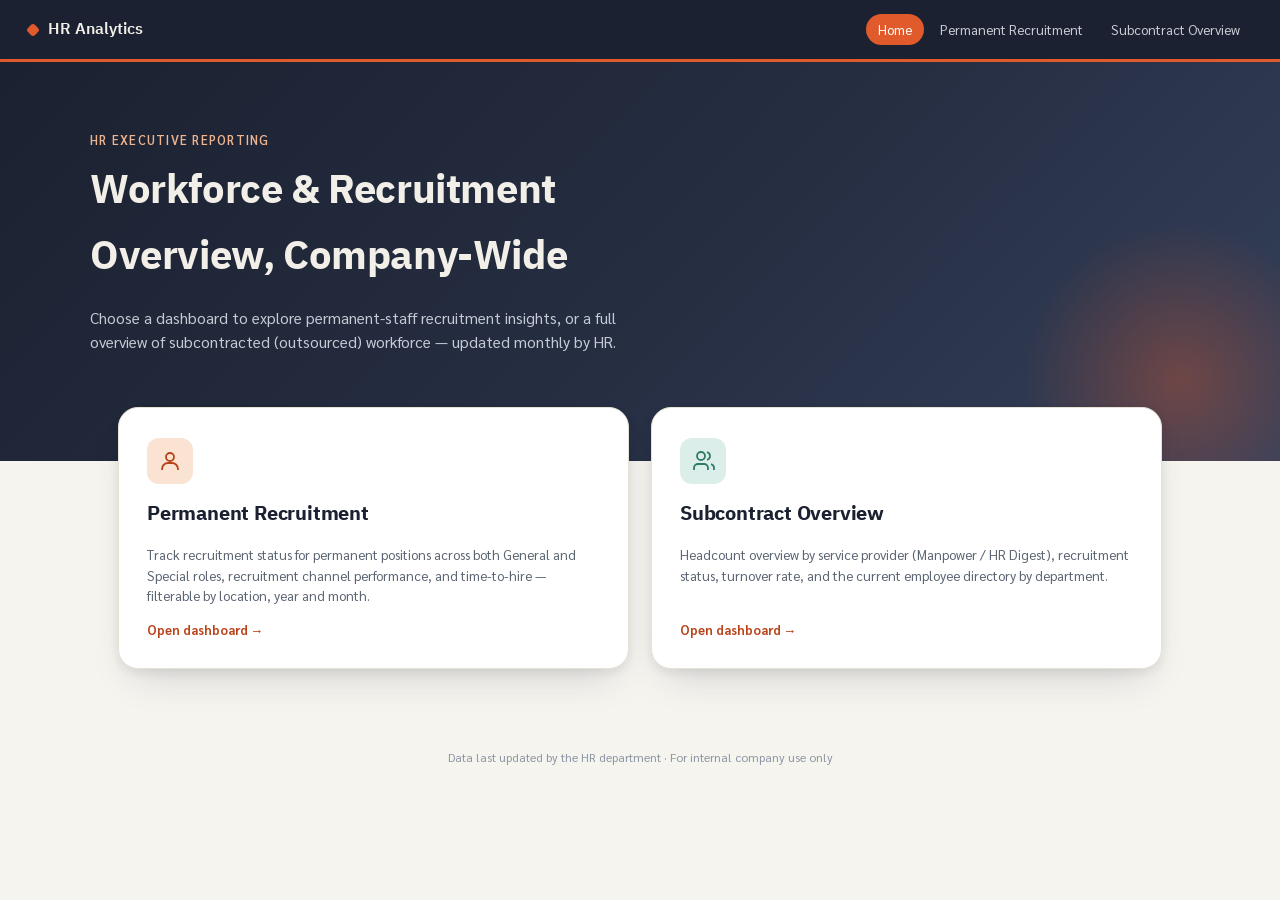
<file: index.html>
<!doctype html>
<html lang="en">
<head>
<meta charset="UTF-8">
<meta name="viewport" content="width=device-width, initial-scale=1.0">
<title>HR Analytics | Executive Dashboards</title>
<link rel="preconnect" href="https://fonts.googleapis.com">
<link href="https://fonts.googleapis.com/css2?family=IBM+Plex+Sans:wght@400;500;600;700&family=IBM+Plex+Sans+Thai:wght@400;500;600;700&family=Sarabun:wght@300;400;500;600;700&display=swap" rel="stylesheet">
<link rel="stylesheet" href="css/style.css">
</head>
<body>

<div class="app-shell">
  <div class="topbar">
    <div class="brand"><span class="mark"></span> HR Analytics</div>
    <nav>
      <a href="index.html" class="active">Home</a>
      <a href="permanent.html">Permanent Recruitment</a>
      <a href="subcontract.html">Subcontract Overview</a>
    </nav>
  </div>

  <div class="gateway-hero">
    <div class="inner">
      <div class="eyebrow">HR Executive Reporting</div>
      <h1>Workforce &amp; Recruitment Overview, Company-Wide</h1>
      <p>Choose a dashboard to explore permanent-staff recruitment insights, or a full overview of subcontracted (outsourced) workforce — updated monthly by HR.</p>
    </div>
  </div>

  <div class="gateway-cards">
    <a class="gw-card" href="permanent.html">
      <div class="icon" style="background:var(--accent-soft);">
        <svg viewBox="0 0 24 24" fill="none" stroke="#B9431A" stroke-width="1.8"><path d="M12 12a4 4 0 100-8 4 4 0 000 8z"/><path d="M4 21v-1a6 6 0 016-6h4a6 6 0 016 6v1"/></svg>
      </div>
      <h2>Permanent Recruitment</h2>
      <p>Track recruitment status for permanent positions across both General and Special roles, recruitment channel performance, and time-to-hire — filterable by location, year and month.</p>
      <div class="cta">Open dashboard →</div>
    </a>

    <a class="gw-card" href="subcontract.html">
      <div class="icon" style="background:var(--teal-soft);">
        <svg viewBox="0 0 24 24" fill="none" stroke="#2F7A6B" stroke-width="1.8"><path d="M17 21v-2a4 4 0 00-4-4H7a4 4 0 00-4 4v2"/><circle cx="10" cy="7" r="4"/><path d="M23 21v-2a4 4 0 00-3-3.87"/><path d="M16 3.13a4 4 0 010 7.75"/></svg>
      </div>
      <h2>Subcontract Overview</h2>
      <p>Headcount overview by service provider (Manpower / HR Digest), recruitment status, turnover rate, and the current employee directory by department.</p>
      <div class="cta">Open dashboard →</div>
    </a>
  </div>

  <div class="footer-note">Data last updated by the HR department · For internal company use only</div>
</div>

</body>
</html>
</file>
<file: css/style.css>
/* ==========================================================================
   HR Analytics — Design tokens & shared components
   Palette drawn from agricultural-machinery orange + deep field-night navy
   ========================================================================== */

:root {
  --ink:        #1B2130;
  --ink-soft:   #5B6472;
  --ink-faint:  #8A93A3;
  --bg:         #F6F4EF;
  --surface:    #FFFFFF;
  --line:       #E7E2D6;
  --line-soft:  #F0ECE1;

  --accent:      #E15A2B;   /* Kubota-orange */
  --accent-dark: #B9431A;
  --accent-soft: #FBE3D4;

  --amber:   #D9A441;
  --amber-soft: #F8ECD2;
  --teal:    #2F7A6B;
  --teal-soft: #DCEEE9;
  --blue:    #3C6E8F;
  --blue-soft: #DCEAF2;
  --rose:    #C1443A;
  --rose-soft: #F6DEDB;
  --violet:  #6B5B95;
  --violet-soft: #E7E2F2;
  --green: #2E8B57;
  --green-soft: #D8EFE1;
  --green-light: #7FBF95;
  --green-light-soft: #E7F5EC;
  --black: #15171C;
  --black-soft: #D4D5D8;
  --gray: #8A93A3;
  --gray-soft: #E5E7EB;

  --radius-sm: 8px;
  --radius-md: 14px;
  --radius-lg: 20px;

  --shadow-card: 0 1px 2px rgba(27,33,48,.04), 0 8px 24px -12px rgba(27,33,48,.12);
  --shadow-hover: 0 4px 10px rgba(27,33,48,.08), 0 20px 40px -16px rgba(27,33,48,.18);

  --font-display: 'IBM Plex Sans Thai', 'IBM Plex Sans', sans-serif;
  --font-body: 'Sarabun', 'Inter', sans-serif;
  --font-num: 'IBM Plex Sans', 'Sarabun', sans-serif;
}

* { box-sizing: border-box; }
html { scroll-behavior: smooth; }
body {
  margin: 0;
  background: var(--bg);
  color: var(--ink);
  font-family: var(--font-body);
  -webkit-font-smoothing: antialiased;
}
h1, h2, h3, h4, .display {
  font-family: var(--font-display);
  letter-spacing: -0.01em;
}
.tnum { font-family: var(--font-num); font-variant-numeric: tabular-nums; }

a { color: inherit; }

/* -------------------- Layout shells -------------------- */
.app-shell { min-height: 100vh; display: flex; flex-direction: column; }

.topbar {
  background: var(--ink);
  color: #F2EFE8;
  padding: 14px 28px;
  display: flex;
  align-items: center;
  justify-content: space-between;
  position: sticky; top: 0; z-index: 40;
  border-bottom: 3px solid var(--accent);
}
.topbar .brand { display: flex; align-items: center; gap: 10px; font-family: var(--font-display); font-weight: 600; font-size: 16px; }
.topbar .brand .mark { width: 10px; height: 10px; background: var(--accent); border-radius: 3px; transform: rotate(45deg); }
.topbar nav { display: flex; gap: 4px; }
.topbar nav a {
  text-decoration: none; color: #C9CDD6; font-size: 13.5px; padding: 7px 12px;
  border-radius: 999px; transition: all .15s ease;
}
.topbar nav a:hover { color: #fff; background: rgba(255,255,255,.08); }
.topbar nav a.active { color: #fff; background: var(--accent); }

.page-head {
  padding: 28px 28px 0;
  max-width: 1360px; margin: 0 auto; width: 100%;
}
.page-head .eyebrow { color: var(--accent-dark); font-size: 12.5px; font-weight: 600; letter-spacing: .08em; text-transform: uppercase; }
.page-head h1 { font-size: 26px; margin: 4px 0 4px; color: var(--ink); }
.page-head p { color: var(--ink-soft); margin: 0 0 18px; font-size: 14px; }

.container { max-width: 1360px; margin: 0 auto; width: 100%; padding: 0 28px 60px; flex: 1; }

/* -------------------- Filter bar -------------------- */
.filter-bar {
  background: var(--surface);
  border: 1px solid var(--line);
  border-radius: var(--radius-md);
  padding: 14px 16px;
  display: flex; flex-wrap: wrap; gap: 10px; align-items: flex-end;
  margin-bottom: 20px;
  box-shadow: var(--shadow-card);
}
.filter-field { display: flex; flex-direction: column; gap: 4px; min-width: 150px; }
.filter-field label { font-size: 11px; font-weight: 600; color: var(--ink-faint); text-transform: uppercase; letter-spacing: .05em; }
.msdd { position: relative; }
.msdd-btn {
  width: 100%; text-align: left; background: var(--bg); border: 1px solid var(--line);
  border-radius: var(--radius-sm); padding: 8px 10px; font-size: 13.5px; color: var(--ink);
  cursor: pointer; display: flex; justify-content: space-between; align-items: center; gap: 8px;
  font-family: var(--font-body);
}
.msdd-btn:hover { border-color: var(--accent); }
.msdd-btn .count { background: var(--accent-soft); color: var(--accent-dark); font-size: 11px; font-weight: 700; padding: 1px 7px; border-radius: 999px; }
.msdd-panel {
  display: none; position: absolute; top: calc(100% + 6px); left: 0; min-width: 220px; max-height: 260px; overflow-y: auto;
  background: var(--surface); border: 1px solid var(--line); border-radius: var(--radius-sm); box-shadow: var(--shadow-hover);
  padding: 6px; z-index: 30;
}
.msdd.open .msdd-panel { display: block; }
.msdd-quick { display: flex; gap: 6px; padding: 2px 4px 8px; margin-bottom: 6px; border-bottom: 1px solid var(--line-soft); }
.msdd-quick-btn {
  border: none; background: none; cursor: pointer; font-size: 12px; font-weight: 700;
  color: var(--accent-dark); padding: 3px 6px; border-radius: 5px;
}
.msdd-quick-btn:hover { background: var(--accent-soft); }
.msdd-opt { display: flex; align-items: center; gap: 8px; padding: 6px 8px; border-radius: 6px; font-size: 13.5px; cursor: pointer; }
.msdd-opt:hover { background: var(--bg); }
.msdd-opt input { accent-color: var(--accent); }
.filter-actions { margin-left: auto; display: flex; gap: 8px; }
.btn-reset {
  border: 1px solid var(--line); background: var(--surface); color: var(--ink-soft); font-size: 13px;
  padding: 8px 14px; border-radius: var(--radius-sm); cursor: pointer; font-family: var(--font-body);
}
.btn-reset:hover { border-color: var(--accent); color: var(--accent-dark); }

/* -------------------- KPI cards -------------------- */
.kpi-grid { display: grid; grid-template-columns: repeat(auto-fit, minmax(150px, 1fr)); gap: 14px; margin-bottom: 22px; }
@media (max-width: 560px) { .kpi-grid { grid-template-columns: 1fr; } }

.kpi-card {
  background: var(--surface); border: 1px solid var(--line); border-radius: var(--radius-md);
  padding: 16px 18px; position: relative; overflow: hidden; box-shadow: var(--shadow-card);
  transition: transform .15s ease, box-shadow .15s ease;
}
.kpi-card:hover { transform: translateY(-2px); box-shadow: var(--shadow-hover); }
.kpi-card::before { content: ""; position: absolute; left: 0; top: 0; bottom: 0; width: 4px; background: var(--bar-color, var(--accent)); }
.kpi-card .label { font-size: 12px; color: var(--ink-soft); font-weight: 600; margin-bottom: 8px; }
.kpi-card .value { font-size: 30px; font-weight: 700; font-family: var(--font-num); color: var(--ink); line-height: 1; }

.kpi-grid-lg { grid-template-columns: repeat(auto-fit, minmax(220px, 1fr)); }
.kpi-grid-lg .kpi-card { padding: 20px 22px; }
.kpi-grid-lg .kpi-card .value { font-size: 38px; }
.kpi-grid-lg .kpi-card .label { font-size: 13px; }
.kpi-card .sub { font-size: 11.5px; color: var(--ink-faint); margin-top: 6px; }

/* -------------------- Panels / charts -------------------- */
.panel-grid { display: grid; grid-template-columns: 1fr 1fr; gap: 16px; }
@media (max-width: 980px) { .panel-grid { grid-template-columns: 1fr; } }

.panel {
  background: var(--surface); border: 1px solid var(--line); border-radius: var(--radius-lg);
  padding: 18px 18px 10px; box-shadow: var(--shadow-card);
}
.panel h3 { font-size: 15px; margin: 0 0 2px; color: var(--ink); }
.panel .panel-sub { font-size: 12px; color: var(--ink-faint); margin: 0 0 12px; }
.panel .chart-wrap { position: relative; height: 320px; }
.panel .chart-wrap.tall { height: 380px; }

/* -------------------- Tabs -------------------- */
.tabbar { display: flex; gap: 4px; border-bottom: 1px solid var(--line); margin-bottom: 20px; }
.tabbar button {
  font-family: var(--font-display); font-size: 13.5px; font-weight: 600; color: var(--ink-soft);
  background: none; border: none; padding: 10px 16px; cursor: pointer; position: relative; top: 1px;
  border-bottom: 2px solid transparent;
}
.tabbar button.active { color: var(--accent-dark); border-bottom-color: var(--accent); }
.tabbar button:hover:not(.active) { color: var(--ink); }
.tabpane { display: none; }
.subtabpane { display: none; margin-top: 18px; }
.subtabpane.active { display: block; }
.tabpane.active { display: block; }

/* -------------------- Table -------------------- */
.table-wrap { background: var(--surface); border: 1px solid var(--line); border-radius: var(--radius-lg); box-shadow: var(--shadow-card); overflow: hidden; }
.table-toolbar { display: flex; gap: 10px; padding: 14px 16px; border-bottom: 1px solid var(--line); align-items: center; flex-wrap: wrap; }
.table-toolbar input[type="search"] {
  border: 1px solid var(--line); border-radius: var(--radius-sm); padding: 8px 12px; font-size: 13.5px;
  font-family: var(--font-body); min-width: 220px; background: var(--bg);
}
.table-toolbar .count-label { margin-left: auto; font-size: 12.5px; color: var(--ink-faint); }
table.data-table { width: 100%; border-collapse: collapse; font-size: 13px; }
table.data-table thead th {
  text-align: left; background: var(--bg); color: var(--ink-soft); font-size: 11.5px; font-weight: 700;
  text-transform: uppercase; letter-spacing: .04em; padding: 10px 14px; border-bottom: 1px solid var(--line);
  cursor: pointer; white-space: nowrap;
}
table.data-table thead th:hover { color: var(--accent-dark); }
table.data-table tbody td { padding: 9px 14px; border-bottom: 1px solid var(--line-soft); color: var(--ink); }
table.data-table tbody tr:hover { background: var(--bg); }
.pill { display: inline-block; padding: 2px 9px; border-radius: 999px; font-size: 11.5px; font-weight: 600; }
.table-pager { display: flex; align-items: center; gap: 10px; padding: 12px 16px; }
.table-pager button { border: 1px solid var(--line); background: var(--surface); border-radius: var(--radius-sm); padding: 6px 12px; cursor: pointer; font-size: 12.5px; }
.table-pager button:disabled { opacity: .4; cursor: not-allowed; }

/* -------------------- Gateway -------------------- */
.gateway-hero {
  background: linear-gradient(135deg, var(--ink) 0%, #262E42 55%, #34405B 100%);
  color: #F2EFE8; padding: 70px 28px 90px; position: relative; overflow: hidden;
}
.gateway-hero::after {
  content: ""; position: absolute; right: -60px; bottom: -80px; width: 320px; height: 320px;
  background: radial-gradient(circle, rgba(225,90,43,.35), transparent 70%);
}
.gateway-hero .inner { max-width: 1100px; margin: 0 auto; position: relative; z-index: 2; }
.gateway-hero .eyebrow { color: #F0B48F; font-size: 12.5px; font-weight: 600; letter-spacing: .1em; text-transform: uppercase; }
.gateway-hero h1 { font-size: 40px; margin: 10px 0 12px; max-width: 640px; }
.gateway-hero p { color: #C7CBD6; font-size: 15.5px; max-width: 560px; line-height: 1.6; }

.gateway-cards { max-width: 1100px; margin: -54px auto 60px; padding: 0 28px; display: grid; grid-template-columns: 1fr 1fr; gap: 22px; position: relative; z-index: 3; }
@media (max-width: 860px) { .gateway-cards { grid-template-columns: 1fr; } }

.gw-card {
  background: var(--surface); border-radius: var(--radius-lg); padding: 30px 28px; text-decoration: none; color: var(--ink);
  box-shadow: var(--shadow-hover); border: 1px solid var(--line); display: flex; flex-direction: column; gap: 14px;
  transition: transform .18s ease;
}
.gw-card:hover { transform: translateY(-4px); }
.gw-card .icon { width: 46px; height: 46px; border-radius: 12px; display: flex; align-items: center; justify-content: center; }
.gw-card .icon svg { width: 24px; height: 24px; }
.gw-card h2 { font-size: 20px; margin: 0; }
.gw-card p { margin: 0; color: var(--ink-soft); font-size: 13.5px; line-height: 1.55; }
.gw-card .cta { margin-top: auto; font-size: 13px; font-weight: 700; color: var(--accent-dark); display: flex; align-items: center; gap: 6px; }

.footer-note { text-align: center; color: var(--ink-faint); font-size: 12px; padding: 20px; }

/* -------------------- Donut KPI performance cards -------------------- */
.donut-panel { padding-bottom: 22px; }
.donut-panel .panel-sub { margin-bottom: 22px; }
.donut-card-row { display: grid; grid-template-columns: repeat(3, 1fr); gap: 24px; }
@media (max-width: 980px) { .donut-card-row { grid-template-columns: 1fr; } }
.donut-card-row-sm { grid-template-columns: repeat(2, 1fr); }
@media (max-width: 640px) { .donut-card-row-sm { grid-template-columns: 1fr; } }

.donut-card {
  border: 1px solid var(--line); border-radius: var(--radius-lg); padding: 26px 28px;
  background: var(--bg);
}
.donut-card-head { display: flex; align-items: center; justify-content: space-between; margin-bottom: 22px; }
.donut-card-title { font-family: var(--font-display); font-weight: 600; font-size: 15px; color: var(--ink); }
.pill-badge { font-weight: 700; padding: 4px 14px; font-size: 12px; }

.donut-card-body { display: flex; align-items: center; justify-content: center; gap: 30px; }
.donut-chart-wrap { position: relative; width: 148px; height: 148px; flex: none; }
.donut-chart-wrap svg { width: 100%; height: 100%; display: block; }

/* Hero "All Positions" donut — bigger, sits above the Special/General breakdown */
.donut-hero-card {
  border: 1px solid var(--line); border-radius: var(--radius-lg); padding: 26px 30px;
  background: linear-gradient(135deg, var(--bg) 0%, #fff 100%); margin-bottom: 22px;
}
.donut-hero-card .donut-chart-wrap { width: 190px; height: 190px; }
.donut-hero-card .donut-center-label .pct { font-size: 34px; }
.donut-hero-card .donut-center-label .cap { font-size: 12px; }
.donut-hero-head { display: flex; justify-content: space-between; align-items: flex-start; margin-bottom: 20px; gap: 12px; }
.donut-hero-card .donut-legend { gap: 20px; }
.donut-hero-card .donut-legend li { font-size: 15px; }
.donut-hero-card .donut-legend .val { font-size: 17px; }

.donut-breakdown-label { font-family: var(--font-display); font-size: 12px; font-weight: 700; color: var(--ink-faint); text-transform: uppercase; letter-spacing: .05em; margin: 4px 0 12px; }
.donut-card-row-sm .donut-card { padding: 18px 20px; }
.donut-card-row-sm .donut-chart-wrap { width: 108px; height: 108px; }
.donut-card-row-sm .donut-center-label .pct { font-size: 20px; }
.donut-card-row-sm .donut-center-label .cap { font-size: 9px; }
.donut-card-row-sm .donut-card-title { font-size: 13px; }
.donut-card-row-sm .donut-legend li { font-size: 12px; }
.donut-card-row-sm .donut-legend .val { font-size: 13px; }
.donut-center-label { position: absolute; inset: 0; display: flex; flex-direction: column; align-items: center; justify-content: center; pointer-events: none; }
.donut-center-label .pct { font-family: var(--font-num); font-size: 27px; font-weight: 700; color: var(--ink); line-height: 1; }
.donut-center-label .cap { font-size: 10.5px; color: var(--ink-faint); font-weight: 600; letter-spacing: .05em; margin-top: 5px; }

.donut-legend { list-style: none; margin: 0; padding: 0; flex: 0 1 220px; display: flex; flex-direction: column; gap: 16px; }
.donut-legend li { display: flex; align-items: center; gap: 10px; font-size: 13px; }
.donut-legend .dot { width: 10px; height: 10px; border-radius: 3px; flex: none; }
.donut-legend .lbl { color: var(--ink-soft); flex: 1; }
.donut-legend .val { font-family: var(--font-num); font-weight: 700; color: var(--ink); font-size: 14px; }
.donut-legend .sub { color: var(--ink-faint); font-size: 11.5px; margin-left: 6px; min-width: 30px; text-align: right; }

/* -------------------- Satisfaction comments -------------------- */
.comments-list { display: flex; flex-direction: column; gap: 12px; max-height: 480px; overflow-y: auto; padding-right: 4px; }
.comment-card { border: 1px solid var(--line); border-radius: var(--radius-md); padding: 14px 16px; background: var(--bg); }
.comment-head { display: flex; justify-content: space-between; align-items: center; margin-bottom: 8px; }
.comment-position { font-family: var(--font-display); font-weight: 600; font-size: 13.5px; color: var(--ink); }
.comment-date { font-size: 11.5px; color: var(--ink-faint); }
.comment-row { display: flex; gap: 8px; align-items: flex-start; font-size: 13px; color: var(--ink-soft); line-height: 1.55; margin-top: 6px; }
.comment-tag { flex: none; font-size: 10.5px; font-weight: 700; text-transform: uppercase; letter-spacing: .03em; padding: 2px 8px; border-radius: 999px; margin-top: 1px; }
.comment-tag.good { background: var(--teal-soft); color: var(--teal); }
.comment-tag.improve { background: var(--amber-soft); color: var(--amber); }

/* -------------------- Position detail modal -------------------- */
table.data-table tbody tr.clickable-row { cursor: pointer; }
table.data-table tbody tr.clickable-row:hover { background: var(--accent-soft); }
.detail-stat { background: var(--bg); border: 1px solid var(--line); border-radius: var(--radius-sm); padding: 10px 12px; }
.detail-label { font-size: 11px; font-weight: 600; color: var(--ink-faint); text-transform: uppercase; letter-spacing: .04em; margin-bottom: 4px; }
.detail-value { font-size: 14px; font-weight: 600; color: var(--ink); }

/* -------------------- Positions to Watch list -------------------- */
.watch-row {
  display: flex; align-items: center; gap: 14px; padding: 12px 4px; border-bottom: 1px solid var(--line-soft);
  cursor: pointer; transition: background .12s ease;
}
.watch-row:last-child { border-bottom: none; }
.watch-row:hover { background: var(--bg); }
.watch-row .wr-main { flex: 1; min-width: 0; }
.watch-row .wr-position { font-family: var(--font-display); font-weight: 600; font-size: 13.5px; color: var(--ink); }
.watch-row .wr-sub { font-size: 11.5px; color: var(--ink-faint); margin-top: 2px; }
.watch-row .wr-stat { flex: none; text-align: right; min-width: 76px; }
.watch-row .wr-stat .n { font-family: var(--font-num); font-weight: 700; font-size: 14px; color: var(--ink); }
.watch-row .wr-stat .lbl { font-size: 10.5px; color: var(--ink-faint); text-transform: uppercase; letter-spacing: .03em; }
.watch-empty { padding: 24px 4px; text-align: center; color: var(--ink-faint); font-size: 13px; }

/* -------------------- Analytics insights callout -------------------- */
.insight-panel { background: linear-gradient(135deg, var(--ink) 0%, #2A3350 100%); border-radius: var(--radius-lg); padding: 20px 24px; color: #F2EFE8; }
.insight-panel h3 { color: #fff; margin: 0 0 4px; }
.insight-panel .panel-sub { color: #B7BFD6; }
.insight-list { list-style: none; margin: 14px 0 0; padding: 0; display: flex; flex-direction: column; gap: 10px; }
.insight-list li { display: flex; gap: 10px; align-items: baseline; font-size: 13.5px; line-height: 1.55; }
.insight-list .bullet { flex: none; width: 6px; height: 6px; border-radius: 50%; background: var(--accent); margin-top: 6px; }

/* -------------------- At a Glance (Overview summary links) -------------------- */
.glance-row { display: grid; grid-template-columns: repeat(auto-fit, minmax(220px, 1fr)); gap: 16px; }
.glance-card {
  border: 1px solid var(--line); border-radius: var(--radius-lg); padding: 18px 20px;
  background: var(--bg); cursor: pointer; transition: transform .15s ease, box-shadow .15s ease; text-align: left;
  font-family: inherit; width: 100%; display: block;
}
.glance-card:hover { transform: translateY(-2px); box-shadow: var(--shadow-hover); }
.glance-card .gc-label { font-size: 12px; font-weight: 600; color: var(--ink-soft); margin-bottom: 6px; }
.glance-card .gc-value { font-family: var(--font-num); font-size: 26px; font-weight: 700; color: var(--ink); line-height: 1; }
.glance-card .gc-sub { font-size: 11.5px; color: var(--ink-faint); margin-top: 6px; }
.glance-card .gc-link { font-size: 12px; font-weight: 700; color: var(--accent-dark); margin-top: 12px; display: flex; align-items: center; gap: 4px; }

/* -------------------- Data source disclosure -------------------- */
.data-source-note { margin: -8px 0 22px; font-size: 12.5px; color: var(--ink-soft); }
.data-source-note summary { cursor: pointer; font-weight: 600; color: var(--ink-faint); padding: 4px 0; }
.data-source-note summary:hover { color: var(--accent-dark); }
.data-source-note ul { margin: 10px 0 0; padding-left: 18px; line-height: 1.6; }
.data-source-note li { margin-bottom: 8px; }

.chart-legend-note { display: flex; justify-content: center; margin-top: 10px; }
.chart-legend-note .pl-item { display: flex; align-items: center; gap: 8px; font-size: 12.5px; color: var(--ink-soft); }

/* -------------------- Recruitment pipeline timeline -------------------- */
.pipeline-legend { display: flex; flex-wrap: wrap; gap: 18px; margin-top: 14px; }
.pipeline-legend .pl-item { display: flex; align-items: center; gap: 8px; font-size: 12.5px; }
.pipeline-legend .pl-dot { width: 11px; height: 11px; border-radius: 3px; flex: none; }
.pipeline-legend .pl-label { color: var(--ink-soft); }
.pipeline-legend .pl-val { font-family: var(--font-num); font-weight: 700; color: var(--ink); margin-left: 2px; }

/* -------------------- SLA breakdown layout -------------------- */
.sla-layout { display: grid; grid-template-columns: 2fr 1fr; gap: 20px; align-items: start; }
@media (max-width: 780px) { .sla-layout { grid-template-columns: 1fr; } }

/* -------------------- Cost Per Hire -------------------- */
.cost-card-row { display: grid; grid-template-columns: repeat(3, 1fr); gap: 16px; }
@media (max-width: 860px) { .cost-card-row { grid-template-columns: 1fr; } }
.cost-card { border: 1px solid var(--line); border-radius: var(--radius-lg); padding: 18px 20px; background: var(--bg); }
.cost-card .cc-type { font-family: var(--font-display); font-weight: 600; font-size: 13.5px; color: var(--ink-soft); margin-bottom: 8px; }
.cost-card .cc-main { font-family: var(--font-num); font-size: 26px; font-weight: 700; color: var(--ink); line-height: 1; }
.cost-card .cc-main-label { font-size: 11px; color: var(--ink-faint); margin-top: 4px; }
.cost-card .cc-breakdown { margin-top: 14px; padding-top: 14px; border-top: 1px solid var(--line); display: flex; flex-direction: column; gap: 6px; }
.cost-card .cc-row { display: flex; justify-content: space-between; font-size: 12.5px; }
.cost-card .cc-row .cc-lbl { color: var(--ink-faint); }
.cost-card .cc-row .cc-val { font-family: var(--font-num); font-weight: 600; color: var(--ink); }

/* -------------------------------------------------------------------------
   Larger text on the Permanent dashboard, for cleaner report screenshots.
   Scoped to body.page-permanent only — Subcontract is unaffected.
   ------------------------------------------------------------------------- */
body.page-permanent .kpi-card .label { font-size: 13.5px; }
body.page-permanent .kpi-card .value { font-size: 34px; }
body.page-permanent .kpi-card .sub { font-size: 13px; }
body.page-permanent .kpi-grid-lg .kpi-card .value { font-size: 42px; }
body.page-permanent .kpi-grid-lg .kpi-card .label { font-size: 14.5px; }

body.page-permanent .panel h3 { font-size: 17px; }
body.page-permanent .panel .panel-sub { font-size: 13.5px; }

body.page-permanent .donut-center-label .pct { font-size: 31px; }
body.page-permanent .donut-center-label .cap { font-size: 12px; }
body.page-permanent .donut-hero-card .donut-center-label .pct { font-size: 38px; }
body.page-permanent .donut-hero-card .donut-center-label .cap { font-size: 13.5px; }
body.page-permanent .donut-legend li { font-size: 16px; }
body.page-permanent .donut-legend .val { font-size: 19px; }
body.page-permanent .donut-legend .sub { font-size: 15px; }
body.page-permanent .donut-hero-card .donut-legend li { font-size: 18px; }
body.page-permanent .donut-hero-card .donut-legend .val { font-size: 22px; }
body.page-permanent .donut-hero-card .donut-legend .sub { font-size: 16px; }
body.page-permanent .donut-card-row-sm .donut-center-label .pct { font-size: 23px; }
body.page-permanent .donut-card-row-sm .donut-center-label .cap { font-size: 10.5px; }
body.page-permanent .donut-card-row-sm .donut-legend li { font-size: 15px; }
body.page-permanent .donut-card-row-sm .donut-legend .val { font-size: 17px; }
body.page-permanent .donut-card-row-sm .donut-legend .sub { font-size: 13.5px; }
body.page-permanent .donut-breakdown-label { font-size: 13px; }
body.page-permanent .pill-badge { font-size: 13px; }

body.page-permanent table.data-table { font-size: 14.5px; }
body.page-permanent .filter-field label { font-size: 12px; }
body.page-permanent .msdd-btn { font-size: 14px; }
body.page-permanent .footer-note { font-size: 13px; }
body.page-permanent .glance-card .gc-value { font-size: 29px; }
body.page-permanent .glance-card .gc-label { font-size: 13px; }
body.page-permanent .watch-row .wr-position { font-size: 14.5px; }
body.page-permanent .insight-list li { font-size: 14.5px; }

/* Scrollbars */
::-webkit-scrollbar { width: 8px; height: 8px; }
::-webkit-scrollbar-thumb { background: #D9D3C5; border-radius: 8px; }

/* -------------------- Probation name-list popup -------------------- */
.kpi-card.kpi-clickable { cursor: pointer; }
.kpi-card.kpi-clickable:focus-visible { outline: 2px solid var(--accent); outline-offset: 2px; }
.kpi-card .kpi-view-link { font-size: 11.5px; font-weight: 700; color: var(--accent-dark); margin-top: 10px; opacity: .75; }
.kpi-card.kpi-clickable:hover .kpi-view-link { opacity: 1; }
.prob-modal { position: fixed; inset: 0; background: rgba(27,33,48,.45); z-index: 100; align-items: center; justify-content: center; }
.prob-modal-box { background: #fff; border-radius: 16px; max-width: 920px; width: 94%; max-height: 82vh; overflow: auto; padding: 24px; }
.prob-modal-head { display: flex; justify-content: space-between; align-items: flex-start; gap: 12px; margin-bottom: 16px; }
.prob-modal-head h3 { margin: 0 0 4px; font-family: var(--font-display); font-size: 18px; }
.prob-modal-head p { margin: 0; font-size: 12.5px; color: var(--ink-faint); }
.prob-modal-close { border: none; background: none; font-size: 22px; cursor: pointer; color: var(--ink-soft); flex: none; line-height: 1; }
.prob-table td { vertical-align: top; }
.prob-table .prob-name { font-weight: 600; color: var(--ink); }
.prob-table .muted { font-size: 11.5px; color: var(--ink-faint); font-weight: 400; }
.table-scroll { overflow-x: auto; }
</file>
